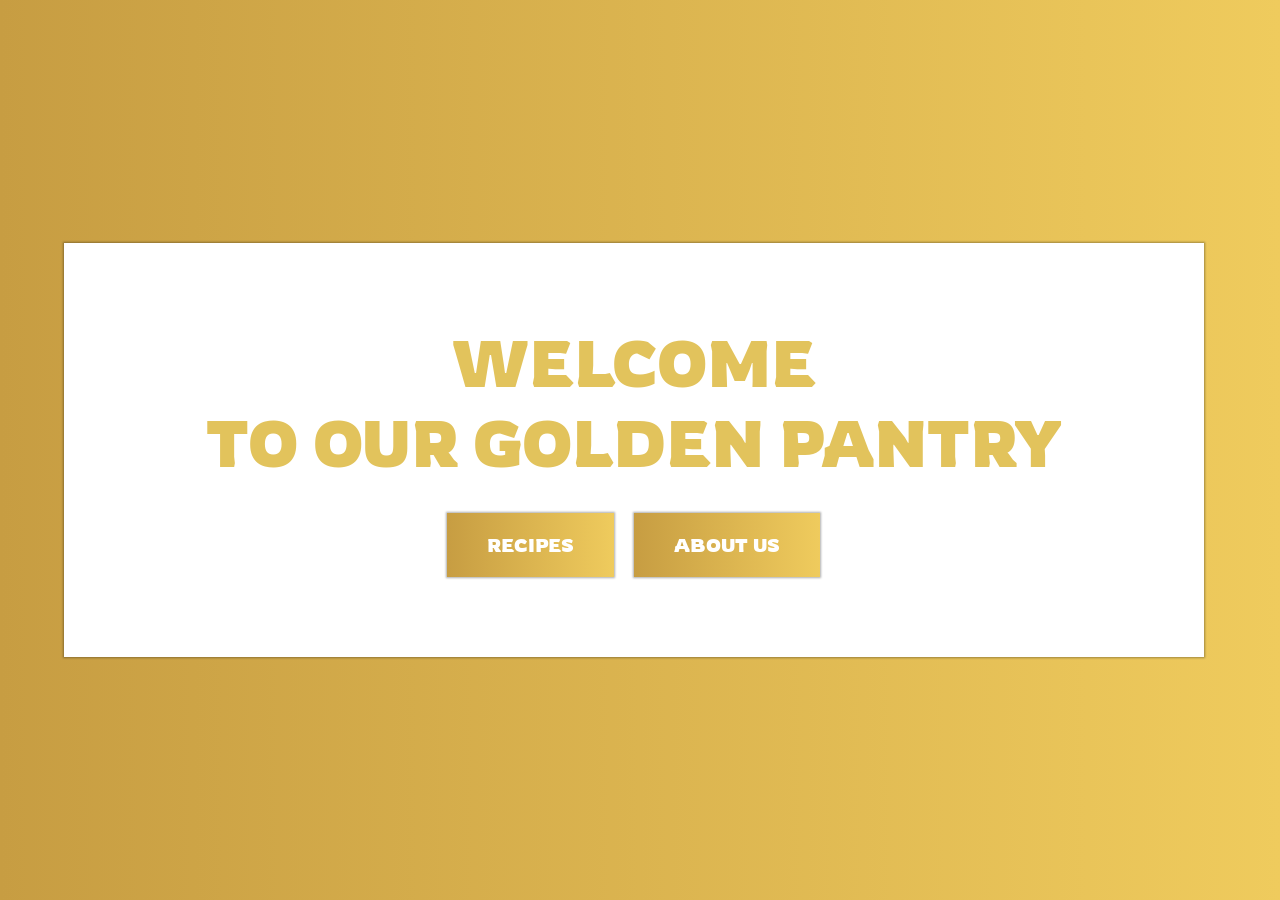
<file: index.html>
<!DOCTYPE html>
<html lang="en">
<head>
    <meta charset="UTF-8">
    <meta name="viewport" content="width=device-width, initial-scale=1.0">
    <title>Home - Golden Pantry</title>
    <link rel="stylesheet" href="welcome.css">
</head>
<body>
    <section id = "welcome">
        <div class = "container">
            <h1>WELCOME <br> TO OUR GOLDEN PANTRY </h1>  
                <div class = "btns">
                    <a href = "recipe.html">RECIPES</a>
                    <a href = "about.html">ABOUT US</a> 
                </div>
        </div>
    </section>
</body>
</html>
</file>
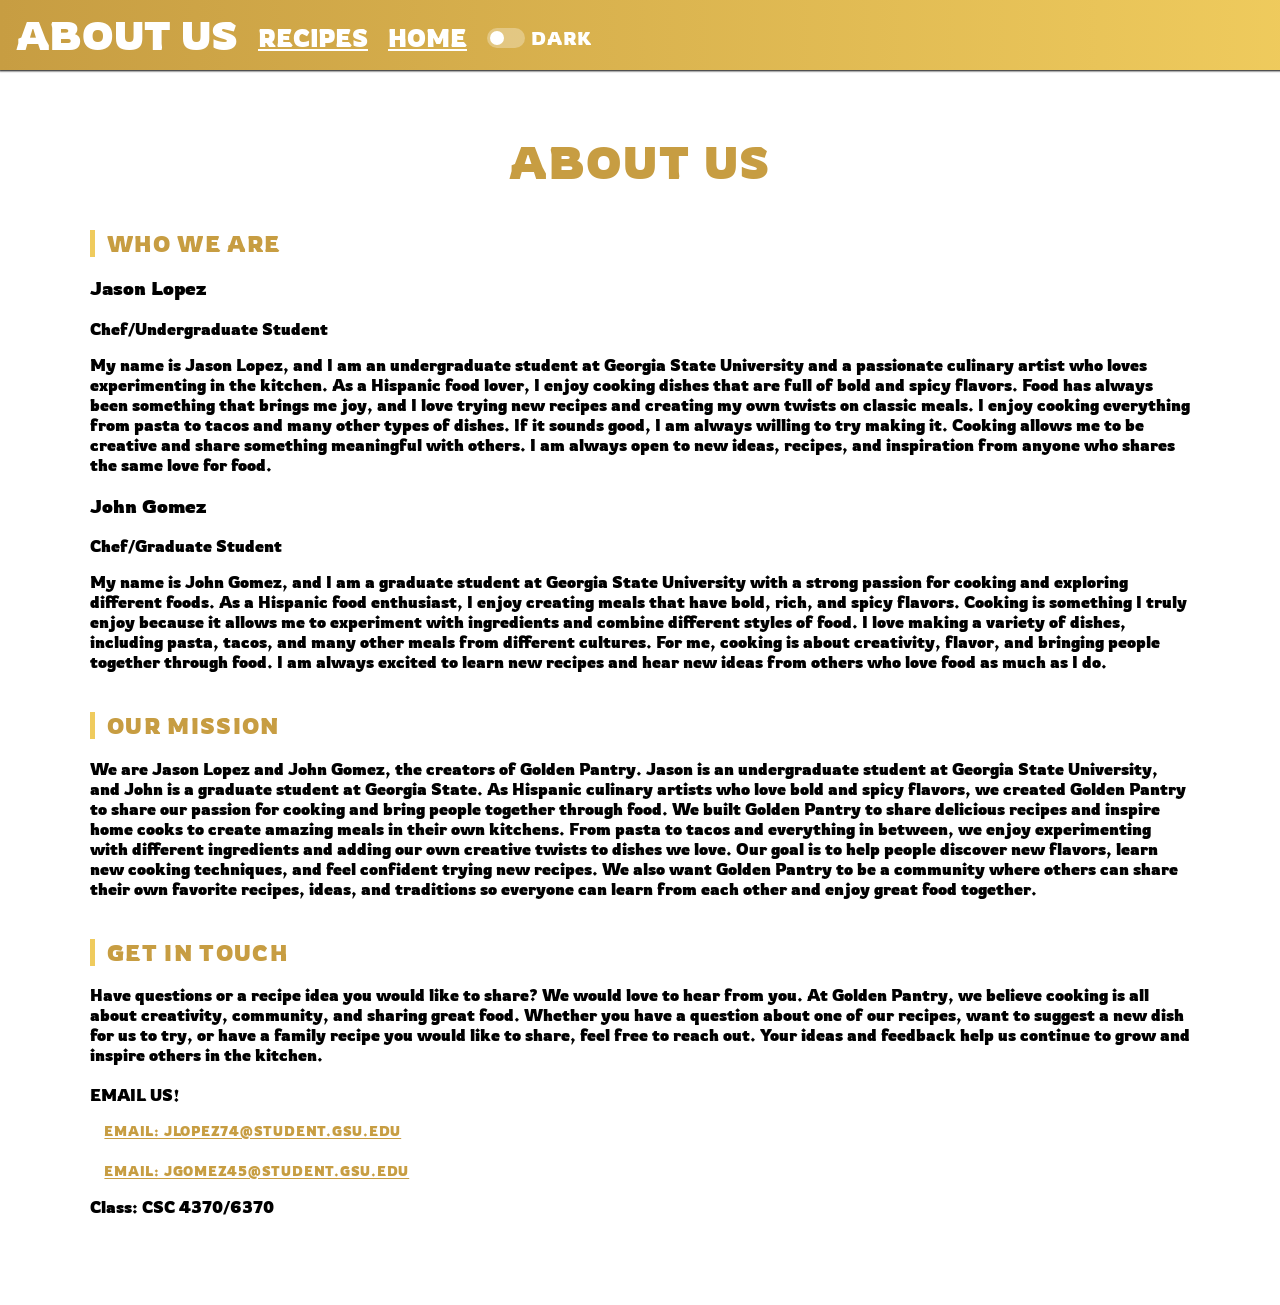
<file: about.html>
<!DOCTYPE html>
<html lang="en">
<head>
    <meta charset="UTF-8">
    <meta name="viewport" content="width=device-width, initial-scale=1.0">
    <title>Recipes - Golden Pantry</title>
    <link rel="stylesheet" href="styles.css">
</head>
<body>
    <!-- This is the top bar with the site name and links -->
    <input type="checkbox" id="dark-toggle">
    <header id = "navbar">
        <nav>ABOUT US</nav>
        <a href="recipe.html">RECIPES</a>
        <a href="index.html">HOME</a>
        <label class="theme-toggle-label" for="dark-toggle">
            <span class="toggle-track"><span class="toggle-thumb"></span>
            </span>DARK
        </label>   
    </header>

    <!-- This is the main content of the page -->
    <main>
        <h1 class="page-title">About Us</h1>
        <div class="about-section">
            <h2 class="section-title">Who We Are</h2>

            <!-- Two columns, one for each person -->
            <div class="team-grid">

                <!-- First team member -->
                <div class="team-member">
                    <h3>Jason Lopez</h3>
                    <p>Chef/Undergraduate Student</p>
                    <p>My name is Jason Lopez, and I am an undergraduate student at Georgia State University and a passionate culinary artist who loves experimenting in the kitchen.
                         As a Hispanic food lover, I enjoy cooking dishes that are full of bold and spicy flavors. Food has always been something that brings me joy, and I love trying new recipes and 
                         creating my own twists on classic meals. I enjoy cooking everything from pasta to tacos and many other types of dishes. If it sounds good, I am always willing to try making it. Cooking allows me to be
                        creative and share something meaningful with others. I am always open to new ideas, recipes, and inspiration from anyone who shares the same love for food.
                         </p>
                </div>
                <!-- Second team member -->
                <div class="team-member">
                    <h3>John Gomez</h3>
                    <p >Chef/Graduate Student</p>
                    <p>My name is John Gomez, and I am a graduate student at Georgia State University 
                        with a strong passion for cooking and exploring different foods. As a Hispanic food enthusiast, I enjoy creating meals that have bold, 
                        rich, and spicy flavors. Cooking is something I truly enjoy because it allows me to experiment with ingredients and combine different styles of food.
I love making a variety of dishes, including pasta, tacos, and many other meals from different cultures. For me, cooking is about creativity, flavor, and bringing people together 
through food. I am always excited to learn new recipes and hear new ideas from others who love food as much as I do.
                         </p>
                </div>

            </div>
        </div>

        <!-- MISSION SECTION - explains why we built the site -->
        <div class="about-section">
            <h2 class="section-title">Our Mission</h2>
            <div>
                <p> We are Jason Lopez and John Gomez, the creators of Golden Pantry. Jason is an undergraduate student at Georgia State University, and John is a graduate student at Georgia State. 
                    As Hispanic culinary artists who love bold and spicy flavors, we created Golden Pantry to share our passion for cooking and bring people together through food.
We built Golden Pantry to share delicious recipes and inspire home cooks to create amazing meals in their own kitchens. From pasta to tacos and everything in between, we enjoy experimenting
 with different ingredients and adding our own creative twists to dishes we love. Our goal is to help people discover new flavors, learn new cooking techniques, and feel confident trying new recipes. We also want
  Golden Pantry to be a community where others can share their own favorite recipes, ideas, and traditions so everyone can learn from each other and enjoy great food together.</p>
            </div>
        </div>

        <!-- CONTACT SECTION - lets people send us a message -->
        <div class="about-section">
            <h2 class="section-title">Get In Touch</h2>

            <!-- Two columns: info on the left, form on the right -->
            <div class="contact-grid">

                <!-- Left side - contact details -->
                <div class="contact-info">
                    <p>Have questions or a recipe idea you would like to share? We would love to hear from you. At Golden Pantry, we believe cooking is all about creativity, community,
                         and sharing great food. Whether you have a question about one of our recipes, want to suggest a new dish for us to try, or have a family recipe you would like to share, feel free to reach out.
                          Your ideas and feedback help us continue to grow and inspire others in the kitchen. <br> <br> EMAIL US!</p>
                    <a href="mailto:jlopez74@student.gsu.edu" class="btn-details btn-send">Email: jlopez74@student.gsu.edu</a>
                    <br>
                    <br>
                    <a href="mailto:jgomez45@student.gsu.edu" class="btn-details btn-send">Email: jgomez45@student.gsu.edu</a>
                    <p>Class: CSC 4370/6370</p>

            </div>
        </div>

    </main>

</body>
</html>
</file>
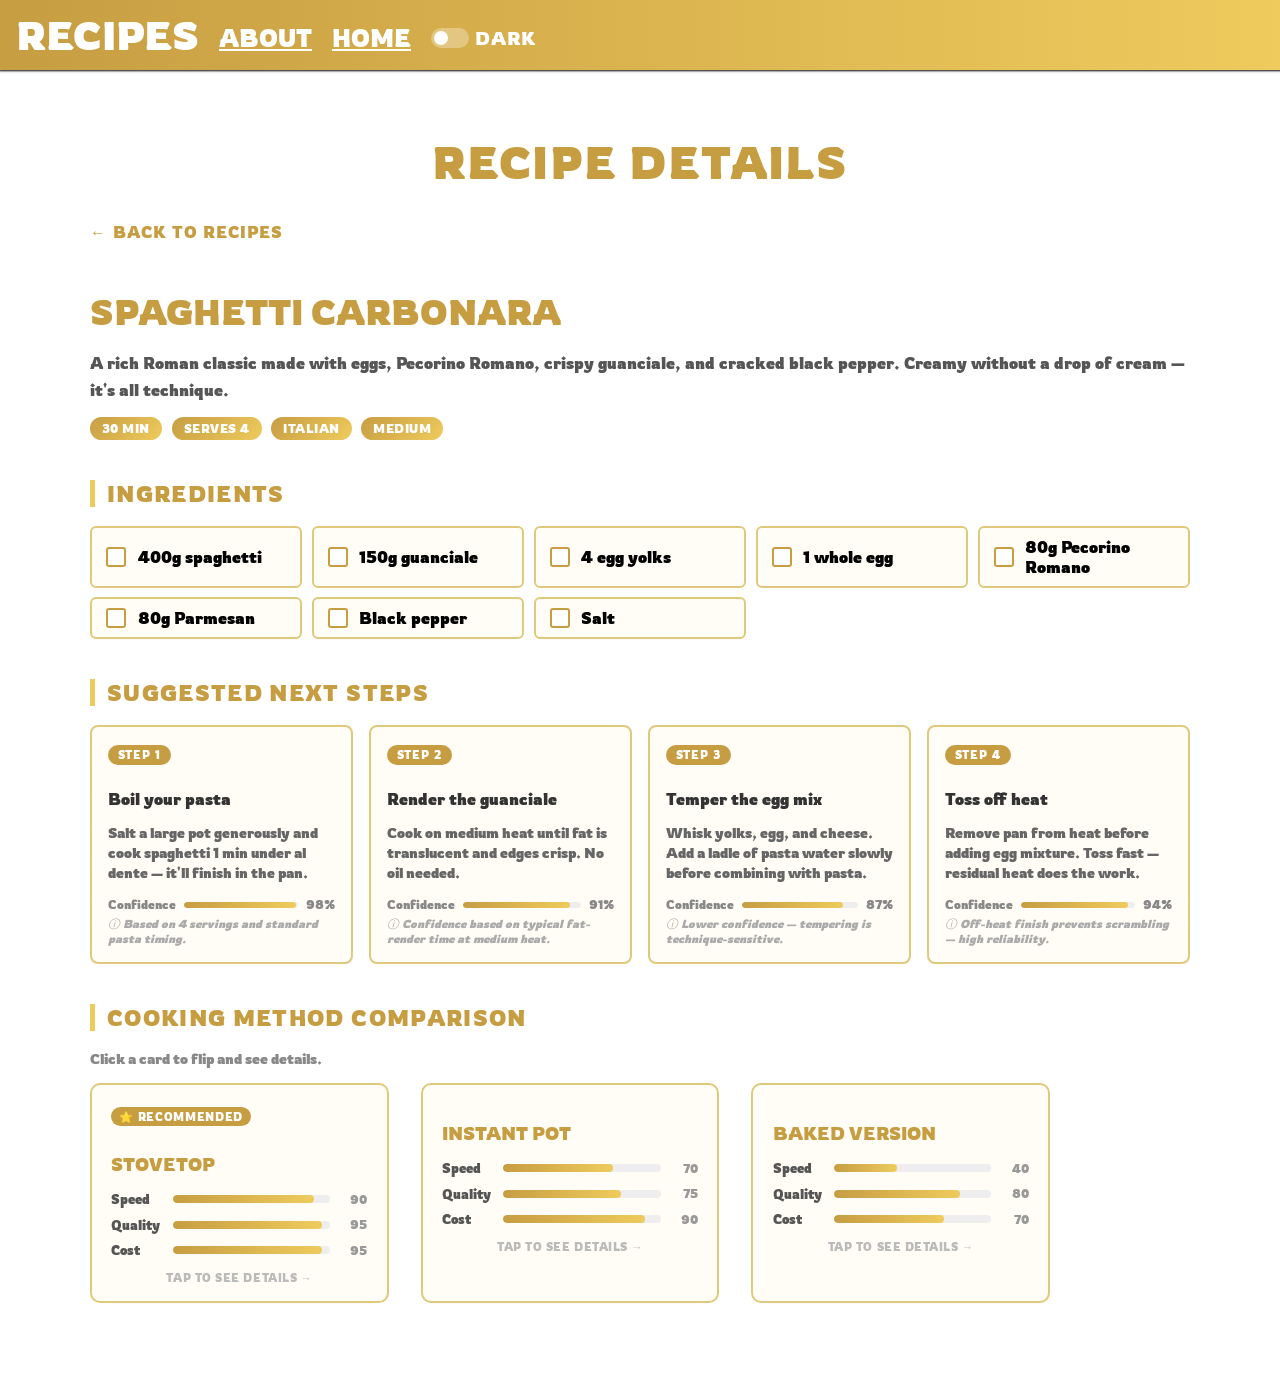
<file: details.html>
<!DOCTYPE html>
<html lang="en">
<head>
    <meta charset="UTF-8">
    <meta name="viewport" content="width=device-width, initial-scale=1.0">
    <title>Details - Golden Pantry</title>
    <link rel="stylesheet" href="styles.css">
</head>
<body>
    <input type="checkbox" id="dark-toggle">
    <header id = "navbar">             
        <nav>RECIPES</nav>             
        <a href="about.html">ABOUT</a>             
        <a href="index.html">HOME</a>   
        <label class="theme-toggle-label" for="dark-toggle">
            <span class="toggle-track"><span class="toggle-thumb"></span>
            </span>DARK
        </label>   
    </header>  

    <main>
        <h1 class="page-title">Recipe Details</h1> 

        <!-- Carbonara Details -->
        <div class="recipe-detail" id="carbonara">   
            <a href="recipe.html" class="btn-back">Back to Recipes</a>  
            <div class="hero">               
                <div class="hero-info">             
                    <h1>Spaghetti Carbonara</h1>             
                    <p>A rich Roman classic made with eggs, Pecorino Romano, crispy guanciale, and cracked black pepper. Creamy without a drop of cream &mdash; it's all technique.</p>             
                    <div class="meta-badges">                 
                        <span class="badge">30 min</span><span class="badge">Serves 4</span>                 
                        <span class="badge">Italian</span><span class="badge">Medium</span>             
                    </div>         
                </div>     
            </div>

            <div class="section-title">Ingredients</div>     
            <div class="checklist">         
                <input type="checkbox" id="c-i1"><label for="c-i1">400g spaghetti</label>         
                <input type="checkbox" id="c-i2"><label for="c-i2">150g guanciale</label>         
                <input type="checkbox" id="c-i3"><label for="c-i3">4 egg yolks</label>         
                <input type="checkbox" id="c-i4"><label for="c-i4">1 whole egg</label>         
                <input type="checkbox" id="c-i5"><label for="c-i5">80g Pecorino Romano</label>         
                <input type="checkbox" id="c-i6"><label for="c-i6">80g Parmesan</label>         
                <input type="checkbox" id="c-i7"><label for="c-i7">Black pepper</label>         
                <input type="checkbox" id="c-i8"><label for="c-i8">Salt</label>     
            </div>      

            <div class="section-title">Suggested Next Steps</div>     
            <div class="rec-cards">         
                <div class="rec-card">             
                    <span class="step-label">Step 1</span><h3>Boil your pasta</h3>             
                    <p>Salt a large pot generously and cook spaghetti 1 min under al dente &mdash; it'll finish in the pan.</p>             
                    <div class="confidence"><span>Confidence</span><div class="conf-bar-wrap"><div class="conf-bar" style="width:98%"></div></div><span>98%</span></div>             
                    <div class="conf-hint">&#9432; Based on 4 servings and standard pasta timing.</div>         
                </div>         
                <div class="rec-card">             
                    <span class="step-label">Step 2</span><h3>Render the guanciale</h3>             
                    <p>Cook on medium heat until fat is translucent and edges crisp. No oil needed.</p>             
                    <div class="confidence"><span>Confidence</span><div class="conf-bar-wrap"><div class="conf-bar" style="width:91%"></div></div><span>91%</span></div>             
                    <div class="conf-hint">&#9432; Confidence based on typical fat-render time at medium heat.</div>         
                </div>         
                <div class="rec-card">             
                    <span class="step-label">Step 3</span><h3>Temper the egg mix</h3>             
                    <p>Whisk yolks, egg, and cheese. Add a ladle of pasta water slowly before combining with pasta.</p>             
                    <div class="confidence"><span>Confidence</span><div class="conf-bar-wrap"><div class="conf-bar" style="width:87%"></div></div><span>87%</span></div>             
                    <div class="conf-hint">&#9432; Lower confidence &mdash; tempering is technique-sensitive.</div>         
                </div>         
                <div class="rec-card">             
                    <span class="step-label">Step 4</span><h3>Toss off heat</h3>             
                    <p>Remove pan from heat before adding egg mixture. Toss fast &mdash; residual heat does the work.</p>             
                    <div class="confidence"><span>Confidence</span><div class="conf-bar-wrap"><div class="conf-bar" style="width:94%"></div></div><span>94%</span></div>             
                    <div class="conf-hint">&#9432; Off-heat finish prevents scrambling &mdash; high reliability.</div>         
                </div>     
            </div>
            
            <div class="section-title">Cooking Method Comparison</div>             
            <p style="color:#888;font-size:.85rem;margin-bottom:1rem;">Click a card to flip and see details.</p>             
            <div class="model-grid">                 
                <div class="flip-card">                     
                    <input type="checkbox" id="c-m1">                     
                    <label class="flip-label" for="c-m1"></label>                     
                    <div class="flip-inner">                         
                        <div class="flip-front">                             
                            <span class="rec-badge">&#11088; Recommended</span>                             
                            <h3>Stovetop</h3>                             
                            <div class="dim-row"><span class="dim-label">Speed</span><div class="dim-track"><div class="dim-fill" style="width:90%"></div></div><span class="dim-val">90</span></div>                             
                            <div class="dim-row"><span class="dim-label">Quality</span><div class="dim-track"><div class="dim-fill" style="width:95%"></div></div><span class="dim-val">95</span></div>                             
                            <div class="dim-row"><span class="dim-label">Cost</span><div class="dim-track"><div class="dim-fill" style="width:95%"></div></div><span class="dim-val">95</span></div>                             
                            <div class="flip-hint">Tap to see details &rarr;</div>                         
                        </div>                         
                        <div class="flip-back">                             
                            <h3>Stovetop</h3>                             
                            <ul>                                 
                                <li>Most traditional method</li>                                 
                                <li>Best texture control</li>                                 
                                <li>Fast &mdash; 25 mins total</li>                             
                            </ul>                             
                            <div class="flip-hint">Tap to flip back</div>                         
                        </div>                     
                    </div>                 
                </div>                 
                <div class="flip-card">                     
                    <input type="checkbox" id="c-m2">                     
                    <label class="flip-label" for="c-m2"></label>                     
                    <div class="flip-inner">                         
                        <div class="flip-front">                             
                            <h3>Instant Pot</h3>                             
                            <div class="dim-row"><span class="dim-label">Speed</span><div class="dim-track"><div class="dim-fill" style="width:70%"></div></div><span class="dim-val">70</span></div>                             
                            <div class="dim-row"><span class="dim-label">Quality</span><div class="dim-track"><div class="dim-fill" style="width:75%"></div></div><span class="dim-val">75</span></div>                             
                            <div class="dim-row"><span class="dim-label">Cost</span><div class="dim-track"><div class="dim-fill" style="width:90%"></div></div><span class="dim-val">90</span></div>                             
                            <div class="flip-hint">Tap to see details &rarr;</div>                         
                        </div>                         
                        <div class="flip-back">                             
                            <h3>Instant Pot</h3>                             
                            <ul>                                 
                                <li>Hands-off pasta cook</li>                                 
                                <li>Less monitoring needed</li>                                 
                                <li>One-pot cleanup</li>                             
                            </ul>                             
                            <div class="flip-hint">Tap to flip back</div>                         
                        </div>                     
                    </div>                 
                </div>                 
                <div class="flip-card">                     
                    <input type="checkbox" id="c-m3">                     
                    <label class="flip-label" for="c-m3"></label>                     
                    <div class="flip-inner">                         
                        <div class="flip-front">                             
                            <h3>Baked Version</h3>                             
                            <div class="dim-row"><span class="dim-label">Speed</span><div class="dim-track"><div class="dim-fill" style="width:40%"></div></div><span class="dim-val">40</span></div>                             
                            <div class="dim-row"><span class="dim-label">Quality</span><div class="dim-track"><div class="dim-fill" style="width:80%"></div></div><span class="dim-val">80</span></div>                             
                            <div class="dim-row"><span class="dim-label">Cost</span><div class="dim-track"><div class="dim-fill" style="width:70%"></div></div><span class="dim-val">70</span></div>                             
                            <div class="flip-hint">Tap to see details &rarr;</div>                         
                        </div>                         
                        <div class="flip-back">                             
                            <h3>Baked Version</h3>                             
                            <ul>                                 
                                <li>Great for meal prep</li>                                 
                                <li>Feeds a crowd easily</li>                                 
                                <li>Reheats well next day</li>                             
                            </ul>                             
                            <div class="flip-hint">Tap to flip back</div>                         
                        </div>                     
                    </div>                 
                </div>             
            </div>         
        </div>



        <!-- Salmon Details -->
         <div class="recipe-detail" id="salmon">    
            <a href="recipe.html" class="btn-back">Back to Recipes</a>         
            <div class="hero">                             
                <div class="hero-info">                     
                    <h1>Honey Garlic Salmon</h1>                     
                    <p>Pan-seared salmon glazed with honey, garlic, and soy sauce. Flaky, caramelized, and on the table in under 20 minutes.</p>                     
                    <div class="meta-badges">                         
                        <span class="badge">20 min</span><span class="badge">Serves 2</span>                         
                        <span class="badge">Seafood</span><span class="badge">Easy</span>                     
                    </div>                 
                </div>             
            </div>            

            <div class="section-title">Ingredients</div>             
            <div class="checklist">                 
                <input type="checkbox" id="s-i1"><label for="s-i1">2 salmon fillets</label>                 
                <input type="checkbox" id="s-i2"><label for="s-i2">3 tbsp honey</label>                 
                <input type="checkbox" id="s-i3"><label for="s-i3">3 garlic cloves</label>                 
                <input type="checkbox" id="s-i4"><label for="s-i4">2 tbsp soy sauce</label>                 
                <input type="checkbox" id="s-i5"><label for="s-i5">1 tbsp olive oil</label>                 
                <input type="checkbox" id="s-i6"><label for="s-i6">1 tsp lemon juice</label>                 
                <input type="checkbox" id="s-i7"><label for="s-i7">Salt &amp; black pepper</label>                 
                <input type="checkbox" id="s-i8"><label for="s-i8">Fresh parsley</label>             
            </div>      

            <div class="section-title">Suggested Next Steps</div>             
            <div class="rec-cards">                 
                <div class="rec-card">                     
                    <span class="step-label">Step 1</span><h3>Pat the salmon dry</h3>                     
                    <p>Drying the surface is the key to a good sear. Press with paper towels for at least 30 seconds per side.</p>                     
                    <div class="confidence"><span>Confidence</span><div class="conf-bar-wrap"><div class="conf-bar" style="width:96%"></div></div><span>96%</span></div>                     
                    <div class="conf-hint">&#9432; Dry surface = better Maillard reaction. High confidence.</div>                 
                </div>                 
                <div class="rec-card">                     
                    <span class="step-label">Step 2</span><h3>Make the glaze</h3>                     
                    <p>Whisk honey, soy, garlic, and lemon in a small bowl before you start cooking.</p>                     
                    <div class="confidence"><span>Confidence</span><div class="conf-bar-wrap"><div class="conf-bar" style="width:99%"></div></div><span>99%</span></div>                     
                    <div class="conf-hint">&#9432; Simple ratio &mdash; very reliable.</div>                 
                </div>                 
                <div class="rec-card">                     
                    <span class="step-label">Step 3</span><h3>Sear skin-side first</h3>                     
                    <p>Hot skillet, 4 mins skin down without moving. It will release when ready &mdash; don't force it.</p>                     
                    <div class="confidence"><span>Confidence</span><div class="conf-bar-wrap"><div class="conf-bar" style="width:88%"></div></div><span>88%</span></div>                     
                    <div class="conf-hint">&#9432; Timing varies slightly by fillet thickness.</div>                 
                </div>                 
                <div class="rec-card">                     
                    <span class="step-label">Step 4</span><h3>Add glaze &amp; baste</h3>                     
                    <p>Flip, pour glaze over, and spoon back on top every 30 seconds for 2 minutes until caramelized.</p>                     
                    <div class="confidence"><span>Confidence</span><div class="conf-bar-wrap"><div class="conf-bar" style="width:92%"></div></div><span>92%</span></div>                     
                    <div class="conf-hint">&#9432; Caramelization depends on pan temp &mdash; medium-high recommended.</div>                 
                </div>             
            </div>    
                     
            <div class="section-title">Cooking Method Comparison</div>             
            <p style="color:#888;font-size:.85rem;margin-bottom:1rem;">Click a card to flip and see details.</p>             
            <div class="model-grid">                 
                <div class="flip-card">                     
                    <input type="checkbox" id="s-m1">                     
                    <label class="flip-label" for="s-m1"></label>                     
                    <div class="flip-inner">                         
                        <div class="flip-front">                             
                            <span class="rec-badge">&#11088; Recommended</span>                             
                            <h3>Pan Sear</h3>                             
                            <div class="dim-row"><span class="dim-label">Speed</span><div class="dim-track"><div class="dim-fill" style="width:95%"></div></div><span class="dim-val">95</span></div>                             
                            <div class="dim-row"><span class="dim-label">Quality</span><div class="dim-track"><div class="dim-fill" style="width:95%"></div></div><span class="dim-val">95</span></div>                             
                            <div class="dim-row"><span class="dim-label">Cost</span><div class="dim-track"><div class="dim-fill" style="width:90%"></div></div><span class="dim-val">90</span></div>                             
                            <div class="flip-hint">Tap to see details &rarr;</div>                         
                        </div>                         
                        <div class="flip-back">                             
                            <h3>Pan Sear</h3>                             
                            <ul>                                 
                                <li>Best caramelization</li>                                 
                                <li>Crispy skin every time</li>                                 
                                <li>Done in under 10 mins</li>                             
                            </ul>                             
                            <div class="flip-hint">Tap to flip back</div>                         
                        </div>                     
                    </div>                 
                </div>                 
                <div class="flip-card">                     
                    <input type="checkbox" id="s-m2">                     
                    <label class="flip-label" for="s-m2"></label>                     
                    <div class="flip-inner">                         
                        <div class="flip-front">                             
                            <h3>Baked</h3>                             
                            <div class="dim-row"><span class="dim-label">Speed</span><div class="dim-track"><div class="dim-fill" style="width:60%"></div></div><span class="dim-val">60</span></div>                             
                            <div class="dim-row"><span class="dim-label">Quality</span><div class="dim-track"><div class="dim-fill" style="width:85%"></div></div><span class="dim-val">85</span></div>                             
                            <div class="dim-row"><span class="dim-label">Cost</span><div class="dim-track"><div class="dim-fill" style="width:95%"></div></div><span class="dim-val">95</span></div>                             
                            <div class="flip-hint">Tap to see details &rarr;</div>                         
                        </div>                         
                        <div class="flip-back">                             
                            <h3>Baked</h3>                             
                            <ul>                                 
                                <li>Very hands-off</li>                                 
                                <li>Even cook throughout</li>                                 
                                <li>Great for larger portions</li>                             
                            </ul>                             
                            <div class="flip-hint">Tap to flip back</div>                         
                        </div>                     
                    </div>                 
                </div>                 
                <div class="flip-card">                     
                    <input type="checkbox" id="s-m3">                     
                    <label class="flip-label" for="s-m3"></label>                     
                    <div class="flip-inner">                         
                        <div class="flip-front">                             
                            <h3>Air Fryer</h3>                             
                            <div class="dim-row"><span class="dim-label">Speed</span><div class="dim-track"><div class="dim-fill" style="width:80%"></div></div><span class="dim-val">80</span></div>                             
                            <div class="dim-row"><span class="dim-label">Quality</span><div class="dim-track"><div class="dim-fill" style="width:82%"></div></div><span class="dim-val">82</span></div>                             
                            <div class="dim-row"><span class="dim-label">Cost</span><div class="dim-track"><div class="dim-fill" style="width:85%"></div></div><span class="dim-val">85</span></div>                             
                            <div class="flip-hint">Tap to see details &rarr;</div>                         
                        </div>                         
                        <div class="flip-back">                             
                            <h3>Air Fryer</h3>                             
                            <ul>                                 
                                <li>Crispy without much oil</li>                                 
                                <li>Easy cleanup</li>                                 
                                <li>Slightly drier texture</li>                             
                            </ul>                             
                            <div class="flip-hint">Tap to flip back</div>                         
                        </div>                     
                    </div>                 
                </div>             
            </div>         
        </div>
         


        <!-- Taco Details -->
        <div class="recipe-detail" id="tacos">
            <a href="recipe.html" class="btn-back">Back to Recipes</a>             
            <div class="hero">                                  
                <div class="hero-info">                     
                    <h1>Classic Beef Tacos</h1>                     
                    <p>Seasoned ground beef piled into warm tortillas with shredded cheese, fresh salsa, and a squeeze of lime.</p>                     
                    <div class="meta-badges">                         
                        <span class="badge">25 min</span><span class="badge">Serves 4</span>                         
                        <span class="badge">Mexican</span><span class="badge">Easy</span>                     
                    </div>                 
                </div>             
            </div>      

            <div class="section-title">Ingredients</div>             
            <div class="checklist">                 
                <input type="checkbox" id="t-i1"><label for="t-i1">500g ground beef</label>                 
                <input type="checkbox" id="t-i2"><label for="t-i2">8 corn tortillas</label>                 
                <input type="checkbox" id="t-i3"><label for="t-i3">1 tsp cumin</label>                 
                <input type="checkbox" id="t-i4"><label for="t-i4">1 tsp chili powder</label>                 
                <input type="checkbox" id="t-i5"><label for="t-i5">1/2 tsp garlic powder</label>                 
                <input type="checkbox" id="t-i6"><label for="t-i6">Shredded cheese</label>                 
                <input type="checkbox" id="t-i7"><label for="t-i7">Fresh salsa</label>                 
                <input type="checkbox" id="t-i8"><label for="t-i8">Lime wedges</label>                 
                <input type="checkbox" id="t-i9"><label for="t-i9">Sour cream</label>                 
                <input type="checkbox" id="t-i10"><label for="t-i10">Cilantro</label>             
            </div>             
            
            <div class="section-title">Suggested Next Steps</div>             
            <div class="rec-cards">                 
                <div class="rec-card">                     
                    <span class="step-label">Step 1</span><h3>Season the beef</h3>                     
                    <p>Mix cumin, chili powder, garlic powder, and salt together before adding to the pan.</p>                     
                    <div class="confidence"><span>Confidence</span><div class="conf-bar-wrap"><div class="conf-bar" style="width:99%"></div></div><span>99%</span></div>                     
                    <div class="conf-hint">&#9432; Standard taco seasoning ratio &mdash; very reliable.</div>                 
                </div>                 
                <div class="rec-card">                     
                    <span class="step-label">Step 2</span><h3>Brown the meat</h3>                     
                    <p>Cook over medium-high, breaking it apart. Don't rush &mdash; let it brown, not steam.</p>                     
                    <div class="confidence"><span>Confidence</span><div class="conf-bar-wrap"><div class="conf-bar" style="width:93%"></div></div><span>93%</span></div>                     
                    <div class="conf-hint">&#9432; Browning improves flavor significantly. Based on typical pan size.</div>                 
                </div>                 
                <div class="rec-card">                     
                    <span class="step-label">Step 3</span><h3>Warm the tortillas</h3>                     
                    <p>30 seconds per side on a dry skillet, or wrap in a damp paper towel and microwave 45 seconds.</p>                     
                    <div class="confidence"><span>Confidence</span><div class="conf-bar-wrap"><div class="conf-bar" style="width:97%"></div></div><span>97%</span></div>                     
                    <div class="conf-hint">&#9432; Both methods tested &mdash; high reliability.</div>                 
                </div>                 
                <div class="rec-card">                     
                    <span class="step-label">Step 4</span><h3>Assemble &amp; serve</h3>                     
                    <p>Beef first, then cheese so it melts slightly, then cold toppings. Lime goes on last.</p>                     
                    <div class="confidence"><span>Confidence</span><div class="conf-bar-wrap"><div class="conf-bar" style="width:95%"></div></div><span>95%</span></div>                     
                    <div class="conf-hint">&#9432; Order of assembly affects texture and temperature balance.</div>                 
                </div>             
            </div>      

            <div class="section-title">Cooking Method Comparison</div>             
            <p style="color:#888;font-size:.85rem;margin-bottom:1rem;">Click a card to flip and see details.</p>             
            <div class="model-grid">                 
                <div class="flip-card">                     
                    <input type="checkbox" id="t-m1">                     
                    <label class="flip-label" for="t-m1"></label>                     
                    <div class="flip-inner">                         
                        <div class="flip-front">                             
                            <span class="rec-badge">&#11088; Recommended</span>                             
                            <h3>Stovetop</h3>                             
                            <div class="dim-row"><span class="dim-label">Speed</span><div class="dim-track"><div class="dim-fill" style="width:92%"></div></div><span class="dim-val">92</span></div>                             
                            <div class="dim-row"><span class="dim-label">Quality</span><div class="dim-track"><div class="dim-fill" style="width:93%"></div></div><span class="dim-val">93</span></div>                             
                            <div class="dim-row"><span class="dim-label">Cost</span><div class="dim-track"><div class="dim-fill" style="width:95%"></div></div><span class="dim-val">95</span></div>                             
                            <div class="flip-hint">Tap to see details &rarr;</div>                         
                        </div>                         
                        <div class="flip-back">                             
                            <h3>Stovetop</h3>                             
                            <ul>                                 
                                <li>Best browning control</li>                                 
                                <li>Quick and easy</li>                                 
                                <li>Most traditional method</li>                             
                            </ul>                             
                            <div class="flip-hint">Tap to flip back</div>                         
                        </div>                     
                    </div>                 
                </div>                 
                <div class="flip-card">                     
                    <input type="checkbox" id="t-m2">                     
                    <label class="flip-label" for="t-m2"></label>                     
                    <div class="flip-inner">                         
                        <div class="flip-front">                             
                            <h3>Slow Cooker</h3>                             
                            <div class="dim-row"><span class="dim-label">Speed</span><div class="dim-track"><div class="dim-fill" style="width:20%"></div></div><span class="dim-val">20</span></div>                             
                            <div class="dim-row"><span class="dim-label">Quality</span><div class="dim-track"><div class="dim-fill" style="width:88%"></div></div><span class="dim-val">88</span></div>                             
                            <div class="dim-row"><span class="dim-label">Cost</span><div class="dim-track"><div class="dim-fill" style="width:90%"></div></div><span class="dim-val">90</span></div>                             
                            <div class="flip-hint">Tap to see details &rarr;</div>                         
                        </div>                         
                        <div class="flip-back">                             
                            <h3>Slow Cooker</h3>                             
                            <ul>                                 
                                <li>Set it and forget it</li>                                 
                                <li>Very tender meat</li>                                 
                                <li>Needs 6&ndash;8 hours</li>                             
                            </ul>                             
                            <div class="flip-hint">Tap to flip back</div>                         
                        </div>                     
                    </div>                 
                </div>                 
                <div class="flip-card">                     
                    <input type="checkbox" id="t-m3">                     
                    <label class="flip-label" for="t-m3"></label>                     
                    <div class="flip-inner">                         
                        <div class="flip-front">                             
                            <h3>Sheet Pan</h3>                             
                            <div class="dim-row"><span class="dim-label">Speed</span><div class="dim-track"><div class="dim-fill" style="width:55%"></div></div><span class="dim-val">55</span></div>                             
                            <div class="dim-row"><span class="dim-label">Quality</span><div class="dim-track"><div class="dim-fill" style="width:85%"></div></div><span class="dim-val">85</span></div>                             
                            <div class="dim-row"><span class="dim-label">Cost</span><div class="dim-track"><div class="dim-fill" style="width:92%"></div></div><span class="dim-val">92</span></div>                             
                            <div class="flip-hint">Tap to see details &rarr;</div>                         
                        </div>                         
                        <div class="flip-back">                             
                            <h3>Sheet Pan</h3>                             
                            <ul>                                 
                                <li>Easy cleanup</li>                                 
                                <li>Good for large batches</li>                                 
                                <li>Less char than stovetop</li>                             
                            </ul>                             
                            <div class="flip-hint">Tap to flip back</div>                         
                        </div>                     
                    </div>                 
                </div>             
            </div>         
        </div>



        <!-- Tikka Details -->
         <div class="recipe-detail" id="tikka">   
            <a href="recipe.html" class="btn-back">Back to Recipes</a>          
            <div class="hero">                            
                <div class="hero-info">                     
                    <h1>Chicken Tikka Masala</h1>                     
                    <p>Tender chicken in a bold, spiced tomato-cream sauce. Best served over basmati rice or scooped up with warm naan.</p>                     
                    <div class="meta-badges">                         
                        <span class="badge">45 min</span><span class="badge">Serves 4</span>                         
                        <span class="badge">Indian</span><span class="badge">Medium</span>                     
                    </div>                 
                </div>             
            </div>             
            
            <div class="section-title">Ingredients</div>             
            <div class="checklist">                 
                <input type="checkbox" id="tk-i1"><label for="tk-i1">700g chicken breast</label>                 
                <input type="checkbox" id="tk-i2"><label for="tk-i2">1 cup plain yogurt</label>                 
                <input type="checkbox" id="tk-i3"><label for="tk-i3">2 tsp garam masala</label>                 
                <input type="checkbox" id="tk-i4"><label for="tk-i4">1 tsp turmeric</label>                 
                <input type="checkbox" id="tk-i5"><label for="tk-i5">1 tsp cumin</label>                 
                <input type="checkbox" id="tk-i6"><label for="tk-i6">400ml crushed tomatoes</label>                 
                <input type="checkbox" id="tk-i7"><label for="tk-i7">200ml heavy cream</label>                 
                <input type="checkbox" id="tk-i8"><label for="tk-i8">1 onion</label>                 
                <input type="checkbox" id="tk-i9"><label for="tk-i9">4 garlic cloves</label>                 
                <input type="checkbox" id="tk-i10"><label for="tk-i10">1 tbsp fresh ginger</label>                 
                <input type="checkbox" id="tk-i11"><label for="tk-i11">2 tbsp butter</label>                 
                <input type="checkbox" id="tk-i12"><label for="tk-i12">Fresh cilantro</label>             
            </div>             
            
            <div class="section-title">Suggested Next Steps</div>             
            <div class="rec-cards">                 
                <div class="rec-card">                     
                    <span class="step-label">Step 1</span><h3>Marinate the chicken</h3>                     
                    <p>Mix yogurt, half the spices, salt, and chicken. Marinate at least 1 hour &mdash; overnight is best.</p>                     
                    <div class="confidence"><span>Confidence</span><div class="conf-bar-wrap"><div class="conf-bar" style="width:85%"></div></div><span>85%</span></div>                     
                    <div class="conf-hint">&#9432; Longer marination = deeper flavor. Lower confidence for short marination.</div>                 
                </div>                 
                <div class="rec-card">                     
                    <span class="step-label">Step 2</span><h3>Char the chicken</h3>                     
                    <p>Grill or broil on high to get some char. This smokiness is what makes tikka tikka.</p>                     
                    <div class="confidence"><span>Confidence</span><div class="conf-bar-wrap"><div class="conf-bar" style="width:90%"></div></div><span>90%</span></div>                     
                    <div class="conf-hint">&#9432; Char level depends on your specific heat source.</div>                 
                </div>                 
                <div class="rec-card">                     
                    <span class="step-label">Step 3</span><h3>Build the masala</h3>                     
                    <p>Saute onion until golden, add garlic and ginger, then spices, then tomatoes. Simmer 15 mins.</p>                     
                    <div class="confidence"><span>Confidence</span><div class="conf-bar-wrap"><div class="conf-bar" style="width:94%"></div></div><span>94%</span></div>                     
                    <div class="conf-hint">&#9432; Bloom spices in fat before liquid for best flavor extraction.</div>                 
                </div>                 
                <div class="rec-card">                     
                    <span class="step-label">Step 4</span><h3>Combine &amp; finish</h3>                     
                    <p>Add charred chicken and cream. Simmer 10 mins. Taste and adjust salt. Garnish with cilantro.</p>                     
                    <div class="confidence"><span>Confidence</span><div class="conf-bar-wrap"><div class="conf-bar" style="width:96%"></div></div><span>96%</span></div>                     
                    <div class="conf-hint">&#9432; Final simmer melds all flavors &mdash; don't skip it.</div>                 
                </div>             
            </div>             
            
            <div class="section-title">Cooking Method Comparison</div>             
            <p style="color:#888;font-size:.85rem;margin-bottom:1rem;">Click a card to flip and see details.</p>             
            <div class="model-grid">                 
                <div class="flip-card">                     
                    <input type="checkbox" id="tk-m1">                     
                    <label class="flip-label" for="tk-m1"></label>                     
                    <div class="flip-inner">                         
                        <div class="flip-front">                             
                            <span class="rec-badge">&#11088; Recommended</span>                             
                            <h3>Stovetop</h3>                             
                            <div class="dim-row"><span class="dim-label">Speed</span><div class="dim-track"><div class="dim-fill" style="width:75%"></div></div><span class="dim-val">75</span></div>                             
                            <div class="dim-row"><span class="dim-label">Quality</span><div class="dim-track"><div class="dim-fill" style="width:95%"></div></div><span class="dim-val">95</span></div>                             
                            <div class="dim-row"><span class="dim-label">Cost</span><div class="dim-track"><div class="dim-fill" style="width:90%"></div></div><span class="dim-val">90</span></div>                             
                            <div class="flip-hint">Tap to see details &rarr;</div>                         
                        </div>                         
                        <div class="flip-back">                             
                            <h3>Stovetop</h3>                             
                            <ul>                                 
                                <li>Best flavor development</li>                                 
                                <li>Full control over sauce</li>                                 
                                <li>Classic technique</li>                             
                            </ul>                             
                            <div class="flip-hint">Tap to flip back</div>                         
                        </div>                     
                    </div>                 
                </div>                 
                <div class="flip-card">                     
                    <input type="checkbox" id="tk-m2">                     
                    <label class="flip-label" for="tk-m2"></label>                     
                    <div class="flip-inner">                         
                        <div class="flip-front">                             
                            <h3>Instant Pot</h3>                             
                            <div class="dim-row"><span class="dim-label">Speed</span><div class="dim-track"><div class="dim-fill" style="width:85%"></div></div><span class="dim-val">85</span></div>                             
                            <div class="dim-row"><span class="dim-label">Quality</span><div class="dim-track"><div class="dim-fill" style="width:88%"></div></div><span class="dim-val">88</span></div>                             
                            <div class="dim-row"><span class="dim-label">Cost</span><div class="dim-track"><div class="dim-fill" style="width:88%"></div></div><span class="dim-val">88</span></div>                             
                            <div class="flip-hint">Tap to see details &rarr;</div>                         
                        </div>                         
                        <div class="flip-back">                             
                            <h3>Instant Pot</h3>                             
                            <ul>                                 
                                <li>Faster cook time</li>                                 
                                <li>Very tender chicken</li>                                 
                                <li>Slightly less charred</li>                             
                            </ul>                             
                            <div class="flip-hint">Tap to flip back</div>                         
                        </div>                     
                    </div>                 
                </div>                 
                <div class="flip-card">                     
                    <input type="checkbox" id="tk-m3">                     
                    <label class="flip-label" for="tk-m3"></label>                     
                    <div class="flip-inner">                         
                        <div class="flip-front">                             
                            <h3>Slow Cooker</h3>                             
                            <div class="dim-row"><span class="dim-label">Speed</span><div class="dim-track"><div class="dim-fill" style="width:25%"></div></div><span class="dim-val">25</span></div>                             
                            <div class="dim-row"><span class="dim-label">Quality</span><div class="dim-track"><div class="dim-fill" style="width:85%"></div></div><span class="dim-val">85</span></div>                             
                            <div class="dim-row"><span class="dim-label">Cost</span><div class="dim-track"><div class="dim-fill" style="width:92%"></div></div><span class="dim-val">92</span></div>                             
                            <div class="flip-hint">Tap to see details &rarr;</div>                         
                        </div>                         
                        <div class="flip-back">                             
                            <h3>Slow Cooker</h3>                             
                            <ul>                                 
                                <li>Great for meal prep</li>                                 
                                <li>Very hands-off</li>                                 
                                <li>Needs 6&ndash;8 hours</li>                             
                            </ul>                             
                            <div class="flip-hint">Tap to flip back</div>                         
                        </div>                     
                    </div>                 
                </div>             
            </div>         
        </div>

    </main>
</body>
</html>
</file>
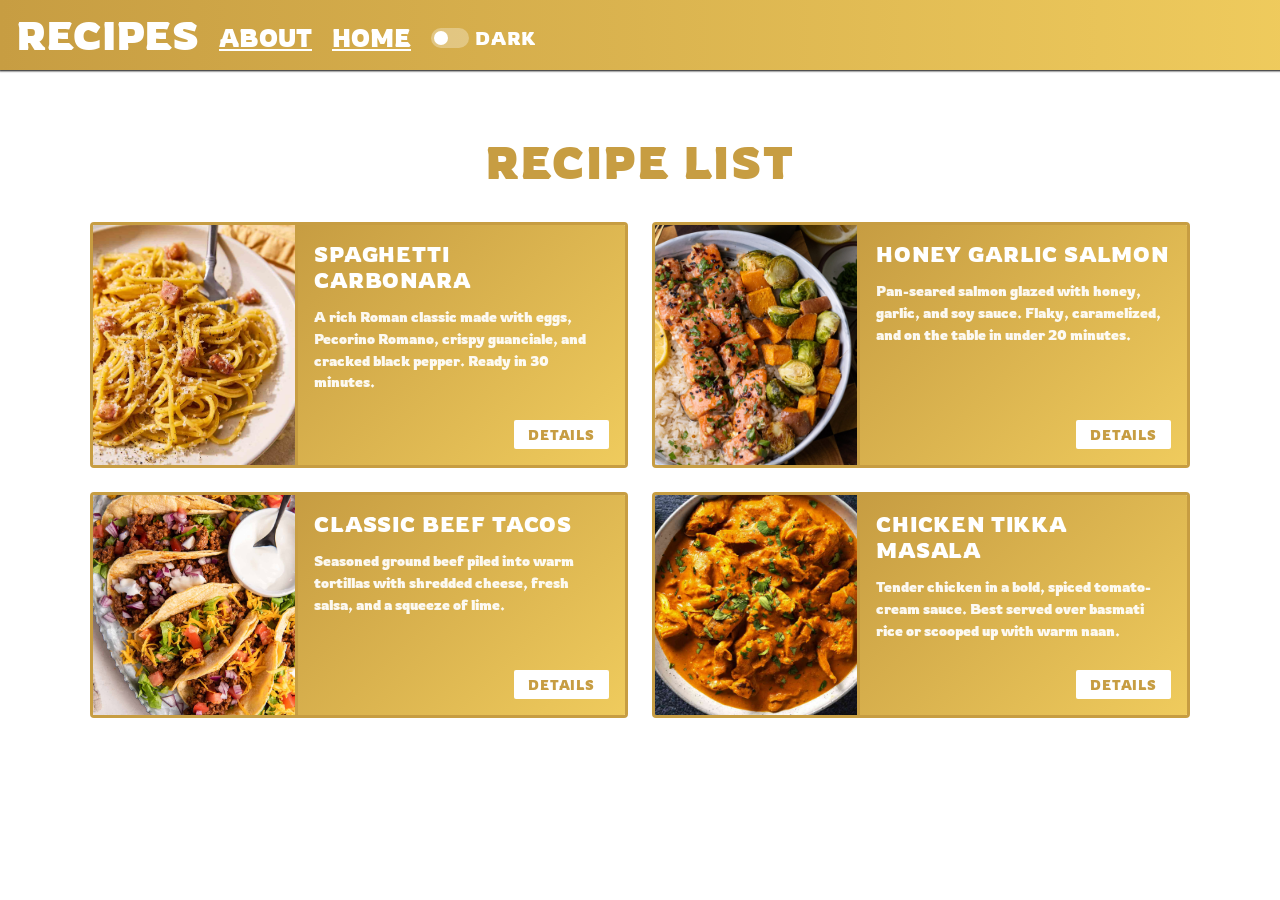
<file: recipe.html>
<!DOCTYPE html> 
<html lang="en"> 
<head>     
    <meta charset="UTF-8">     
    <meta name="viewport" content="width=device-width, initial-scale=1.0">     
    <title>Recipes - Golden Pantry</title>     
    <link rel="stylesheet" href="styles.css"> 
</head> 
<body>     
    <input type="checkbox" id="dark-toggle">
    <header id = "navbar">             
        <nav>RECIPES</nav>             
        <a href="about.html">ABOUT</a>             
        <a href="index.html">HOME</a>    
        <label class="theme-toggle-label" for="dark-toggle">
            <span class="toggle-track"><span class="toggle-thumb"></span>
            </span>DARK
        </label> 
    </header>  
    
    <main>         
        <h1 class="page-title">Recipe List</h1>  
        <div class="recipe-grid">   

            <div class="recipe-card"> 
               <div class="card-img"><img src="assets/carb.png" alt="picture of the spaghetti carbonara" style="width:100%;height:100%;object-fit:cover;display:block;"></div>                                 
                <div class="card-body">                     
                    <div>                         
                        <div class="card-title">Spaghetti Carbonara</div>                         
                        <p class="card-desc">A rich Roman classic made with eggs, Pecorino Romano, crispy guanciale, and cracked black pepper. Ready in 30 minutes.</p>                     
                    </div>   
                                      
                    <div class="card-footer">                         
                        <a href="details.html#carbonara"><button class="btn-details">Details</button></a>                     
                    </div>                 
                </div>             
            </div>  
        
            <div class="recipe-card">                 
                <div class="card-img"><img src="assets/salmon.png" alt="picture of the honey garlic salmon" style="width:100%;height:100%;object-fit:cover;display:block;"></div>                   
                <div class="card-body">                     
                    <div>                         
                        <div class="card-title">Honey Garlic Salmon</div>                         
                        <p class="card-desc">Pan-seared salmon glazed with honey, garlic, and soy sauce. Flaky, caramelized, and on the table in under 20 minutes.</p>                     
                    </div>                     
                    
                    <div class="card-footer">                         
                        <a href="details.html#salmon"><button class="btn-details">Details</button></a>                   
                    </div>                 
                </div>             
            </div>              
            
            <div class="recipe-card">                 
                <div class="card-img"><img src="assets/taco.png" alt="picture of the classic beef tacos" style="width:100%;height:100%;object-fit:cover;display:block;"></div>                  
                <div class="card-body">                     
                    <div>                         
                        <div class="card-title">Classic Beef Tacos</div>                         
                        <p class="card-desc">Seasoned ground beef piled into warm tortillas with shredded cheese, fresh salsa, and a squeeze of lime.</p>                     
                    </div>                     
                    
                    <div class="card-footer">                         
                        <a href="details.html#tacos"><button class="btn-details">Details</button></a>                    
                    </div>                 
                </div>             
            </div>              
            
            <div class="recipe-card">                 
                <div class="card-img"><img src="assets/tikka.png" alt="picture of the chicken tikka masala" style="width:100%;height:100%;object-fit:cover;display:block;"></div>                 
                <div class="card-body">                     
                    <div>                         
                        <div class="card-title">Chicken Tikka Masala</div>                         
                        <p class="card-desc">Tender chicken in a bold, spiced tomato-cream sauce. Best served over basmati rice or scooped up with warm naan.</p>                     
                    </div>                     
                    
                    <div class="card-footer">                         
                        <a href="details.html#tikka"><button class="btn-details">Details</button></a>                     
                    </div>                 
                </div>             
            </div>          
        </div>
    </main>  
</body> 
</html>
</file>
<file: welcome.css>
/* Welcome Page */
html, body {
    margin: 0;
    padding: 0;
    height: 100%;
}

@font-face {
    font-family: "Rowdies";
    src: url("assets/fonts/Rowdies-Bold.ttf");
    font-weight: 700;
    font-style: normal;
    }

body {
    box-sizing: border-box;
    min-height: 100vh;
    display: flex;
    justify-content: center;
    align-items: center;

    background: linear-gradient(to right, #c79d42, #efcb5d);
    font-family: "Rowdies", sans-serif;
}

#welcome {
    padding: 20px;
    width: 90%;
}

.container {
    background: white;
    box-shadow: 0px 0px 2px 1px rgba(0, 0, 0, 0.325);
    width: 88.5%;
    padding: 80px 60px;
    display: flex;
    flex-direction: column;
    align-items: center;
}

.container h1 {
    font-size: 4rem;
    text-align: center;
    margin: 0 0 30px 0;;
    color: #e2c35c;
}

.btns {
    display: flex;
    gap: 20px;
}

.btns a {
    background: linear-gradient(to right, #c79d42, #efcb5d);
    color: white;
    box-shadow: 0px 0px 2px 1px rgba(0, 0, 0, 0.325);
    padding: 20px 40px;
    text-decoration: none;
    font-size: 1.2rem;

    transition: transform 0.3s ease-in-out;
}

.btns a:hover {
    transform: scale(1.02);
}
</file>
<file: styles.css>
/* Font */
@font-face {
    font-family: "Rowdies";
    src: url("assets/fonts/Rowdies-Bold.ttf");
    font-weight: 700;
    font-style: normal;
}

/* Light Mode Properties */
:root {
    --gold-primary: #c79d42;
    --gold-light: #efcb5d;
    --gold-dark: #a07830;
    --bg-page: #ffffff;
    --bg-card: #fffdf5;
    --bg-card-alt: #fff8e7;
    --border-color: #e0c97a;
    --text-primary: #333;
    --text-secondary: #555;
    --text-muted: #888;
    --text-hint: #aaa;
    --text-faint: #bbb;
    --navbar-text: #ffffff;
    --shadow: 0px 0px 2px 1px black;
}

/* Dark Mode Properties */
body:has(#dark-toggle:checked) {
    --bg-page: #1a1610;
    --bg-card: #231e14;
    --bg-card-alt: #2a2318;
    --border-color: #4a3d1a;
    --text-primary: #c8b882;
    --text-muted: #8a7a50;
    --text-hint: #6a5e38;
    --text-faint: #5a5030;
    --shadow: 0px 0px 3px 1px rgba(0, 0, 0, 0.8);
}

body:has(#dark-toggle:checked) {
    background: var(--bg-page);
    color: var(--text-primary);
}

/* Dark mode toggle button */
#dark-toggle {
    display: none;
}

.theme-toggle-label {
    cursor: pointer;
    display: flex;
    align-items: center;
    gap: 0.4rem;
    margin-left: 20px;
    margin-top: 6px;
    font-size: 1.1rem;
    color: white;
    user-select: none;
    letter-spacing: 0.04em;
}

.theme-toggle-label .toggle-track {
    width: 38px;
    height: 20px;
    background: rgba(255, 255, 255, 0.3);
    border-radius: 20px;
    position: relative;
    transition: background 0.3s;
    flex-shrink: 0;
}

.theme-toggle-label .toggle-thumb {
    position: absolute;
    top: 3px;
    left: 3px;
    width: 14px;
    height: 14px;
    background: white;
    border-radius: 50%;
    transition: transform 0.3s;
}

#dark-toggle:checked ~ * .theme-toggle-label .toggle-track,
body:has(#dark-toggle:checked) .theme-toggle-label .toggle-track {
    background: rgba(255, 255, 255, 0.6);
}

#dark-toggle:checked ~ * .theme-toggle-label .toggle-thumb,
body:has(#dark-toggle:checked) .theme-toggle-label .toggle-thumb {
    transform: translateX(18px);
}

/* Main / Navbar */
body {
    font-family: "Rowdies", sans-serif;
}

#navbar {
    position: fixed;
    top: 0;
    left: 0;
    width: 100%;
    height: 70px;

    background: linear-gradient(to right, #c79d42, #efcb5d);
    color: white;
    font-size: 2.5rem;
    box-shadow: 0px 0px 2px 1px black;

    display: flex;
    align-items: center;
    justify-content: flex-start;
    padding-left: 1rem;

    z-index: 1000;
}

#navbar a {
    text-decoration: underline;
    color: white;
    font-size: 1.5rem;
    margin-left: 20px;
    margin-top: 6px;
}

main {
    padding: 6rem 3rem 3rem;
}

h1.page-title {
    text-align: center;
    font-size: 2.8rem;
    color: #c79d42;
    letter-spacing: .04em;
    margin-bottom: 2rem;
    text-transform: uppercase;
}

.btn-back {             
    display: inline-flex;             
    align-items: center;             
    gap: 0.4rem;             
    margin-bottom: 1.5rem;             
    color: var(--gold-primary, #c79d42);             
    text-decoration: none;             
    font-size: 1rem;             
    text-transform: uppercase;             
    letter-spacing: 0.06em;                
    transition: color 0.2s;         
}

.btn-back:hover { 
    color: var(--gold-dark, #a07830); 
}

.btn-back::before { 
    content: "\2190"; 
    font-size: 1rem; 
}

.recipe-grid {
    display: grid;
    grid-template-columns: repeat(2, 1fr);
    gap: 1.5rem;
    max-width: 1100px;
    margin: 0 auto;
}

.recipe-card {
    display: flex;
    border: 3px solid #c79d42;
    border-radius: 4px;
    overflow: hidden;
    min-height: 220px;
}

.card-img {
    flex: 0 0 38%;
    background: #fff8e7;
    border-right: 3px solid #c79d42;
    display: flex;
    align-items: center;
    justify-content: center;
    font-size: 1.6rem;
    color: #c79d42;
    text-transform: uppercase;
}

.card-body {
    flex: 1;
    background: linear-gradient(135deg, #c79d42 0%, #efcb5d 100%);
    display: flex;
    flex-direction: column;
    justify-content: space-between;
    padding: 1rem;
}

.card-title {
    font-size: 1.3rem;
    color: #fff;
    letter-spacing: .04em;
    text-transform: uppercase;
    margin-bottom: .4rem;
}

.card-desc {
    color: rgba(255, 255, 255, .92);
    font-size: .9rem;
    line-height: 1.5;
    font-weight: 700;
}

.card-footer {
    display: flex;
    justify-content: flex-end;
    margin-top: .75rem;
}

.btn-details {
    background: #fff;
    color: #c79d42;
    border: none;
    padding: .4rem .9rem;
    font-family: "Rowdies", sans-serif;
    font-size: .8rem;
    text-transform: uppercase;
    letter-spacing: .06em;
    cursor: pointer;
    border-radius: 2px;
    transition: background .2s, color .2s;
}

.btn-details:hover {
    background: #a07830;
    color: #fff;
}

@media (max-width: 700px) {
    .recipe-grid { grid-template-columns: 1fr; }
    main { padding: 5rem 1rem 2rem; }
}

/* Recipe Details */ 
main {
    padding: 6rem 2rem 4rem;
    max-width: 1100px;
    margin: 0 auto;
}

.recipe-detail {
    display: none;
}

.recipe-detail:target {
    display: block;
}

#carbonara {
    display: block;
}

body:has(#salmon:target) #carbonara, 
body:has(#tacos:target) #carbonara,
body:has(#tikka:target) #carbonara {
    display: none;
} 

.section-title {
    font-size: 1.4rem;
    color: #c79d42;
    text-transform: uppercase;
    letter-spacing: 0.06em;
    border-left: 5px solid #efcb5d;
    padding-left: 0.75rem;
    margin-bottom: 1.2rem;
    margin-top: 2.5rem;
} 

.hero {
    display: flex;
    gap: 2rem;
    align-items: flex-start;
    flex-wrap: wrap;
}

.hero-info h1 {
    font-size: 2.2rem;
    color: #c79d42;
    text-transform: uppercase;
    margin-bottom: 0.6rem;
}

.hero-info p {
    color: #555;
    line-height: 1.7;
    margin-bottom: 0.8rem;
}

.meta-badges {
    display: flex;
    gap: 0.6rem;
    flex-wrap: wrap;
}

.badge {
    background: linear-gradient(135deg, #c79d42, #efcb5d);
    color: #fff;
    padding: 0.25rem 0.75rem;
    border-radius: 20px;
    font-size: 0.78rem;
    font-weight: 700;
    text-transform: uppercase;
    letter-spacing: 0.04em;
} 

.checklist {
    display: grid;
    grid-template-columns: repeat(auto-fill, minmax(200px, 1fr));
    gap: 0.6rem;
}

.checklist input[type="checkbox"] {
    display: none;
}

.checklist label {
    display: flex;
    align-items: center;
    gap: 0.7rem;
    background: #fffdf5;
    border: 2px solid #e0c97a;
    border-radius: 6px;
    padding: 0.55rem 0.9rem;
    cursor: pointer;
    transition: background 0.2s, border-color 0.2s;
}

.checklist label::before {
    content: "";
    width: 16px;
    height: 16px;
    border: 2px solid #c79d42;
    border-radius: 3px;
    flex-shrink: 0;
    background: #fff;
    transition: background 0.2s;
}

.checklist input[type="checkbox"]:checked + label {
    background: #fff3cc;
    border-color: #c79d42;
    text-decoration: line-through;
    color: #999;
}

.checklist input[type="checkbox"]:checked + label::before {
    background: #c79d42
        url("data:image/svg+xml,%3Csvg viewBox='0 0 12 12' xmlns='http://www.w3.org/2000/svg'%3E%3Cpath d='M2 6l3 3 5-5' stroke='white' stroke-width='2' fill='none' stroke-linecap='round'/%3E%3C/svg%3E")
        center/10px no-repeat;
} 

.rec-cards {
    display: grid;
    grid-template-columns: repeat(auto-fill, minmax(230px, 1fr));
    gap: 1rem;
}

.rec-card {
    border: 2px solid #e0c97a;
    border-radius: 8px;
    padding: 1rem;
    background: #fffdf5;
}

.step-label {
    font-size: 0.7rem;
    text-transform: uppercase;
    letter-spacing: 0.08em;
    color: #fff;
    background: #c79d42;
    padding: 0.2rem 0.6rem;
    border-radius: 20px;
    display: inline-block;
    margin-bottom: 0.5rem;
}

.rec-card h3 {
    font-size: 1rem;
    color: #333;
    margin-bottom: 0.4rem;
}

.rec-card p {
    font-size: 0.85rem;
    color: #666;
    line-height: 1.5;
}

.confidence {
    display: flex;
    align-items: center;
    gap: 0.5rem;
    margin-top: 0.75rem;
    font-size: 0.78rem;
    color: #888;
}

.conf-bar-wrap {
    flex: 1;
    height: 6px;
    background: #eee;
    border-radius: 4px;
    overflow: hidden;
}

.conf-bar {
    height: 100%;
    background: linear-gradient(90deg, #c79d42, #efcb5d);
    border-radius: 4px;
}

.conf-hint {
    font-size: 0.72rem;
    color: #aaa;
    margin-top: 0.3rem;
    font-style: italic;
} 

.model-grid {
    display: grid;
    grid-template-columns: repeat(3, 1fr);
    gap: 2rem;
    max-width: 960px;
}

.flip-card {
    height: 220px;
    perspective: 1000px;
}

.flip-card input[type="checkbox"] {
    display: none;
}

.flip-inner {
    position: relative;
    width: 100%;
    height: 100%;
    transform-style: preserve-3d;
    transition: transform 0.55s cubic-bezier(0.4, 0, 0.2, 1);
}

.flip-card input[type="checkbox"]:checked ~ .flip-inner {
    transform: rotateY(180deg);
}

.flip-front,
.flip-back {
    position: absolute;
    inset: 0;
    backface-visibility: hidden;
    -webkit-backface-visibility: hidden;
    border-radius: 10px;
    padding: 1.2rem;
}

.flip-front {
    border: 2px solid #e0c97a;
    background: #fffdf5;
}

.flip-back {
    transform: rotateY(180deg);
    background: linear-gradient(135deg, #c79d42, #efcb5d);
    color: #fff;
    display: flex;
    flex-direction: column;
    justify-content: center;
}

.flip-front h3 {
    font-size: 1.1rem;
    color: #c79d42;
    text-transform: uppercase;
    margin-bottom: 1rem;
}

.flip-back h3 {
    font-size: 1rem;
    text-transform: uppercase;
    margin-bottom: 0.7rem;
    color: #fff;
}

.flip-back ul {
    padding-left: 1.1rem;
    margin: 0;
}

.flip-back li {
    font-size: 0.85rem;
    margin-bottom: 0.4rem;
    line-height: 1.4;
}

.flip-label {
    position: absolute;
    inset: 0;
    cursor: pointer;
    z-index: 10;
    border-radius: 10px;
}

.flip-hint {
    font-size: 0.68rem;
    color: #bbb;
    text-align: center;
    margin-top: 0.8rem;
    letter-spacing: 0.05em;
    text-transform: uppercase;
}

.flip-back .flip-hint {
    color: rgba(255, 255, 255, 0.6);
    margin-top: 0.8rem;
}

.dim-row {
    display: flex;
    align-items: center;
    gap: 0.6rem;
    margin-bottom: 0.6rem;
    font-size: 0.82rem;
    color: #555;
}

.dim-label {
    width: 52px;
    flex-shrink: 0;
    font-weight: 700;
}

.dim-track {
    flex: 1;
    height: 8px;
    background: #eee;
    border-radius: 4px;
    overflow: hidden;
}

.dim-fill {
    height: 100%;
    border-radius: 4px;
    background: linear-gradient(90deg, #c79d42, #efcb5d);
}

.dim-val {
    width: 28px;
    text-align: right;
    font-size: 0.75rem;
    color: #999;
}

.rec-badge {
    display: inline-block;
    background: #c79d42;
    color: #fff;
    font-size: 0.7rem;
    padding: 0.15rem 0.5rem;
    border-radius: 20px;
    margin-bottom: 0.6rem;
    text-transform: uppercase;
    letter-spacing: 0.06em;
}

@media (max-width: 700px) {
    .model-grid,
    .rec-cards {
        grid-template-columns: 1fr;
    }
    main {
        padding: 5rem 1rem 2rem;
    }
}
</file>
